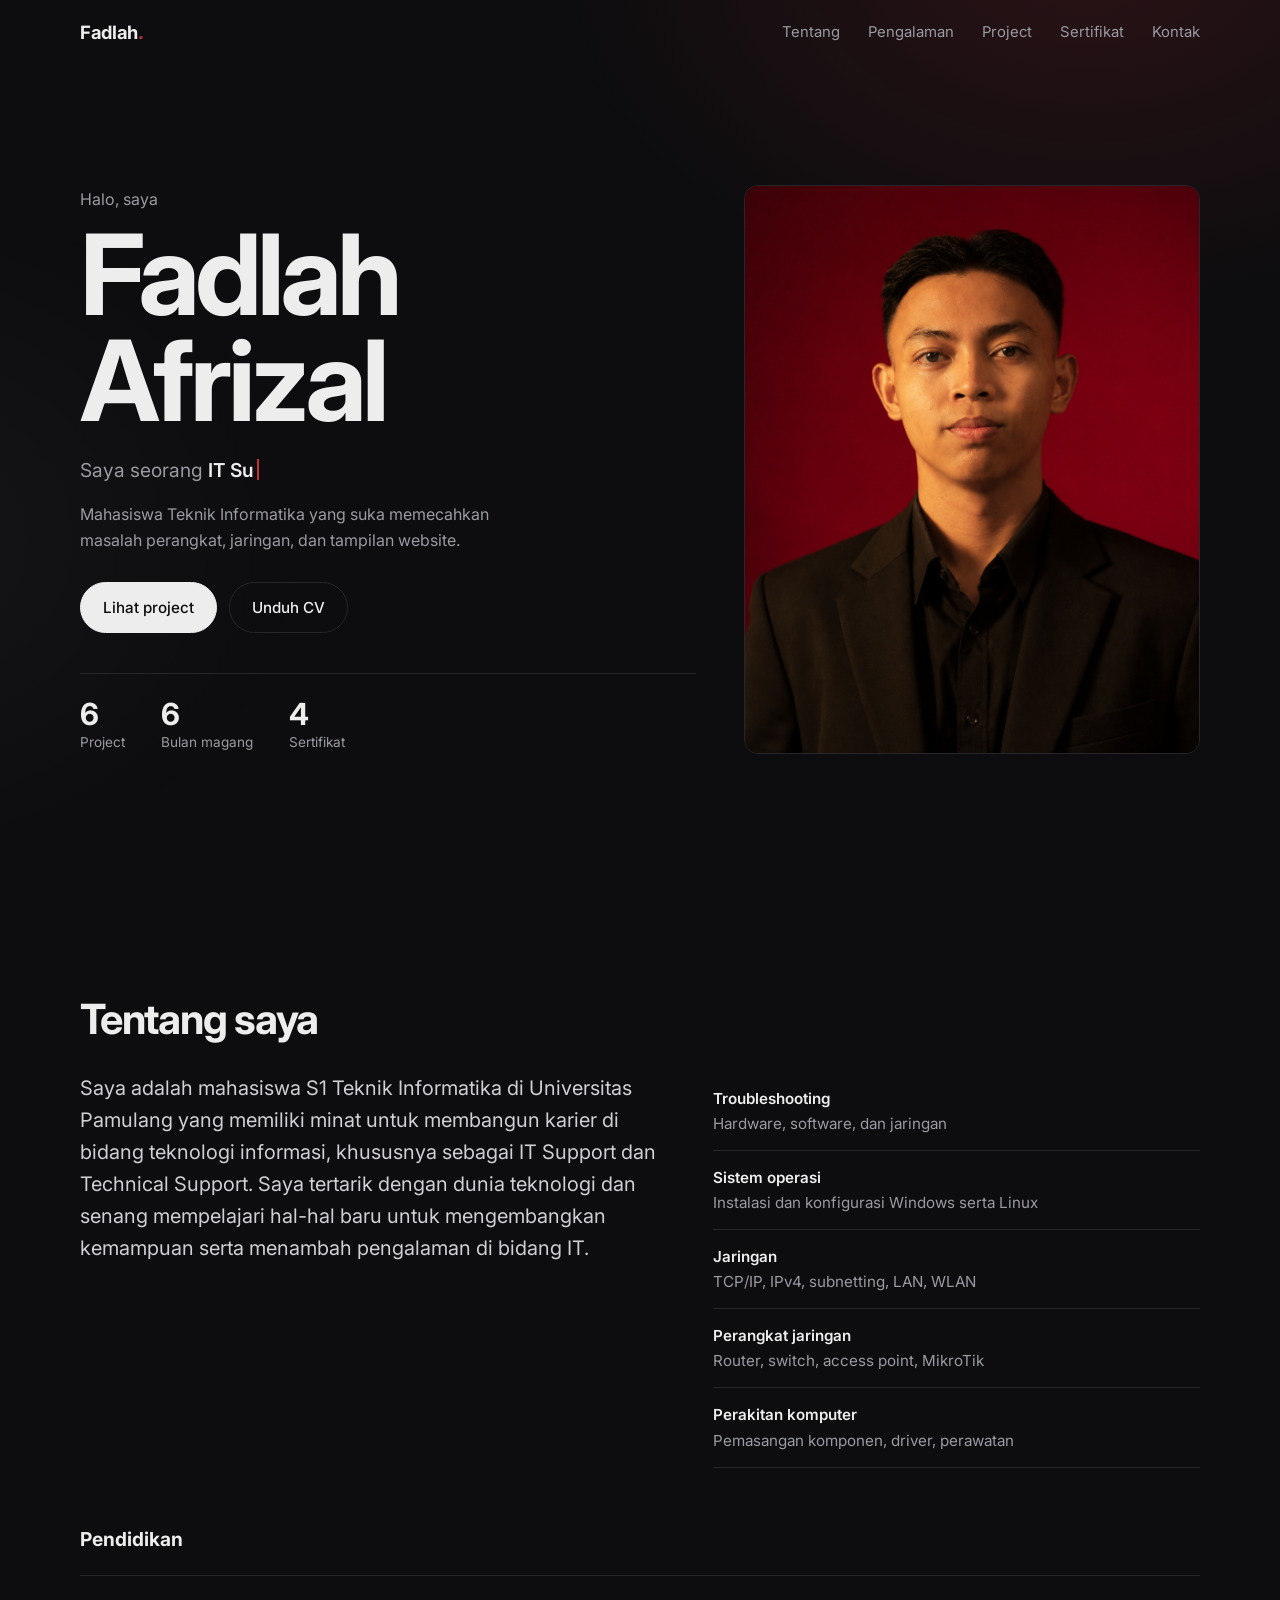
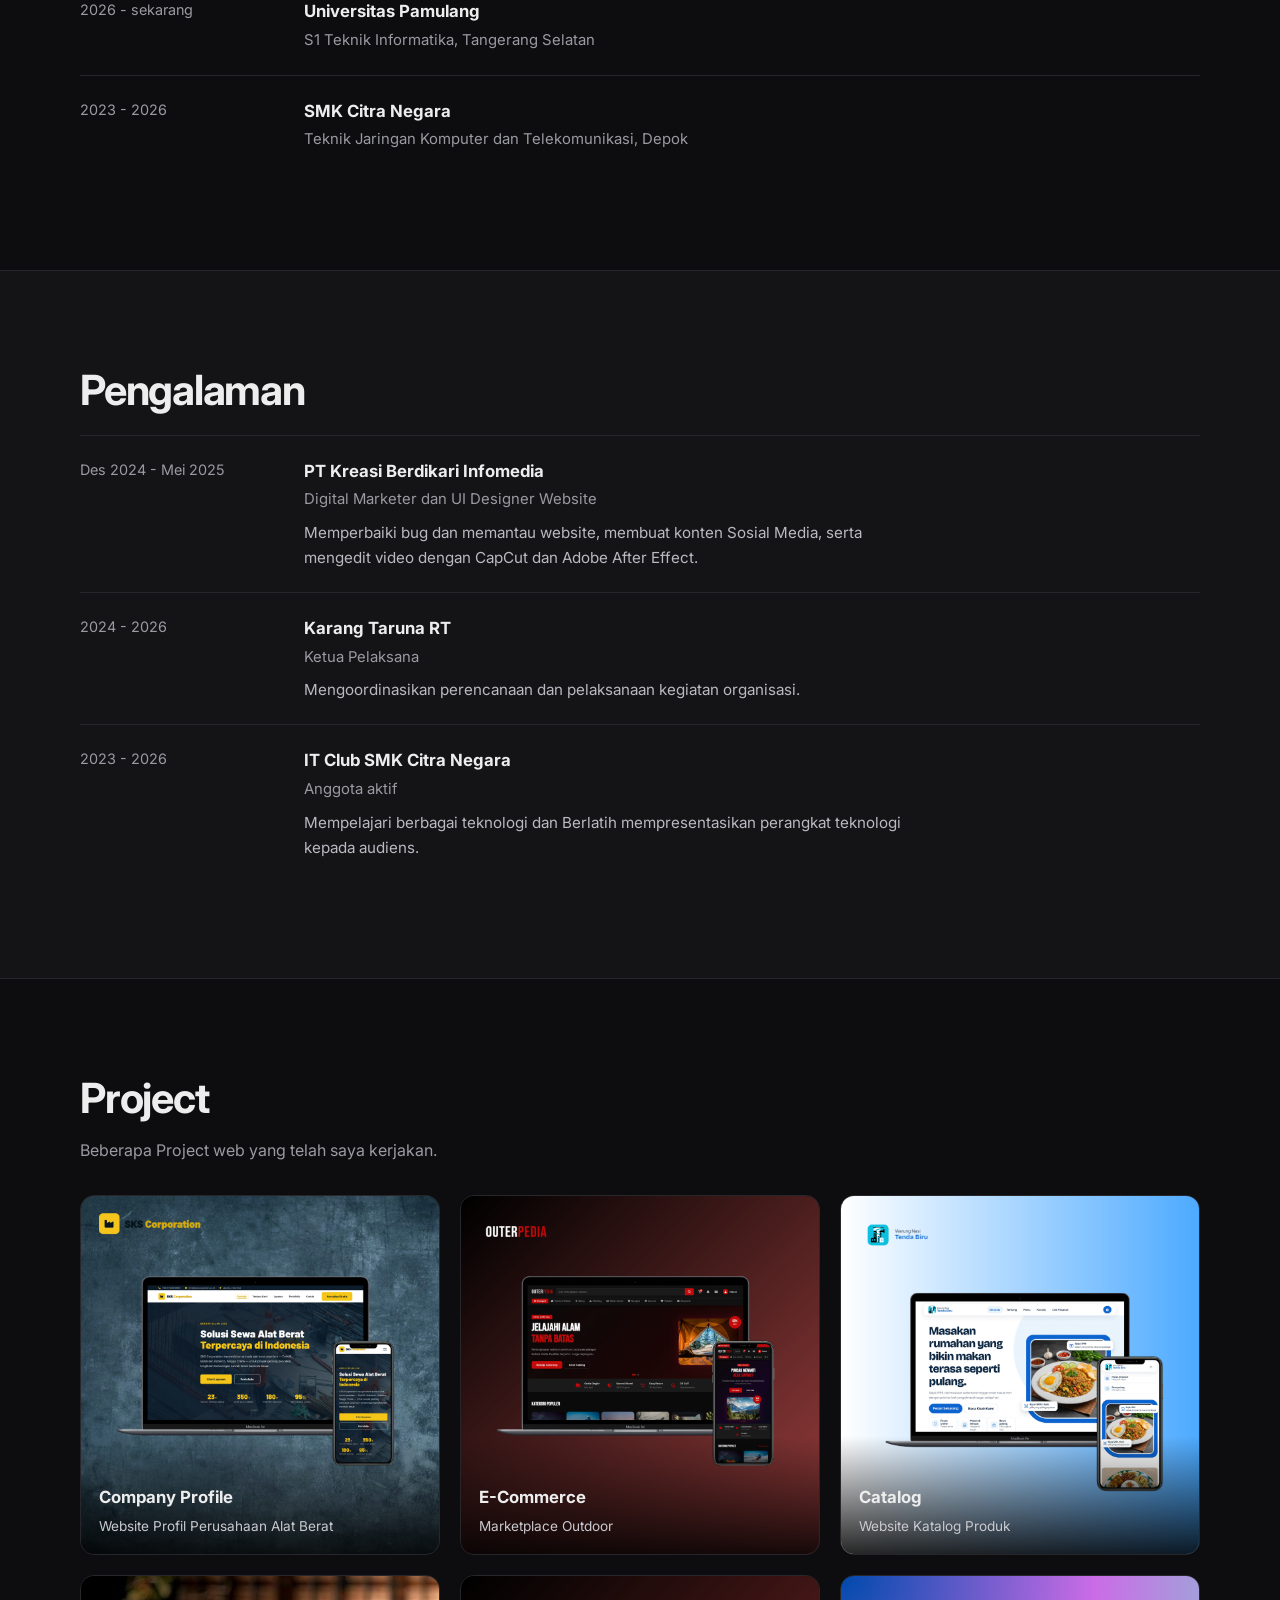
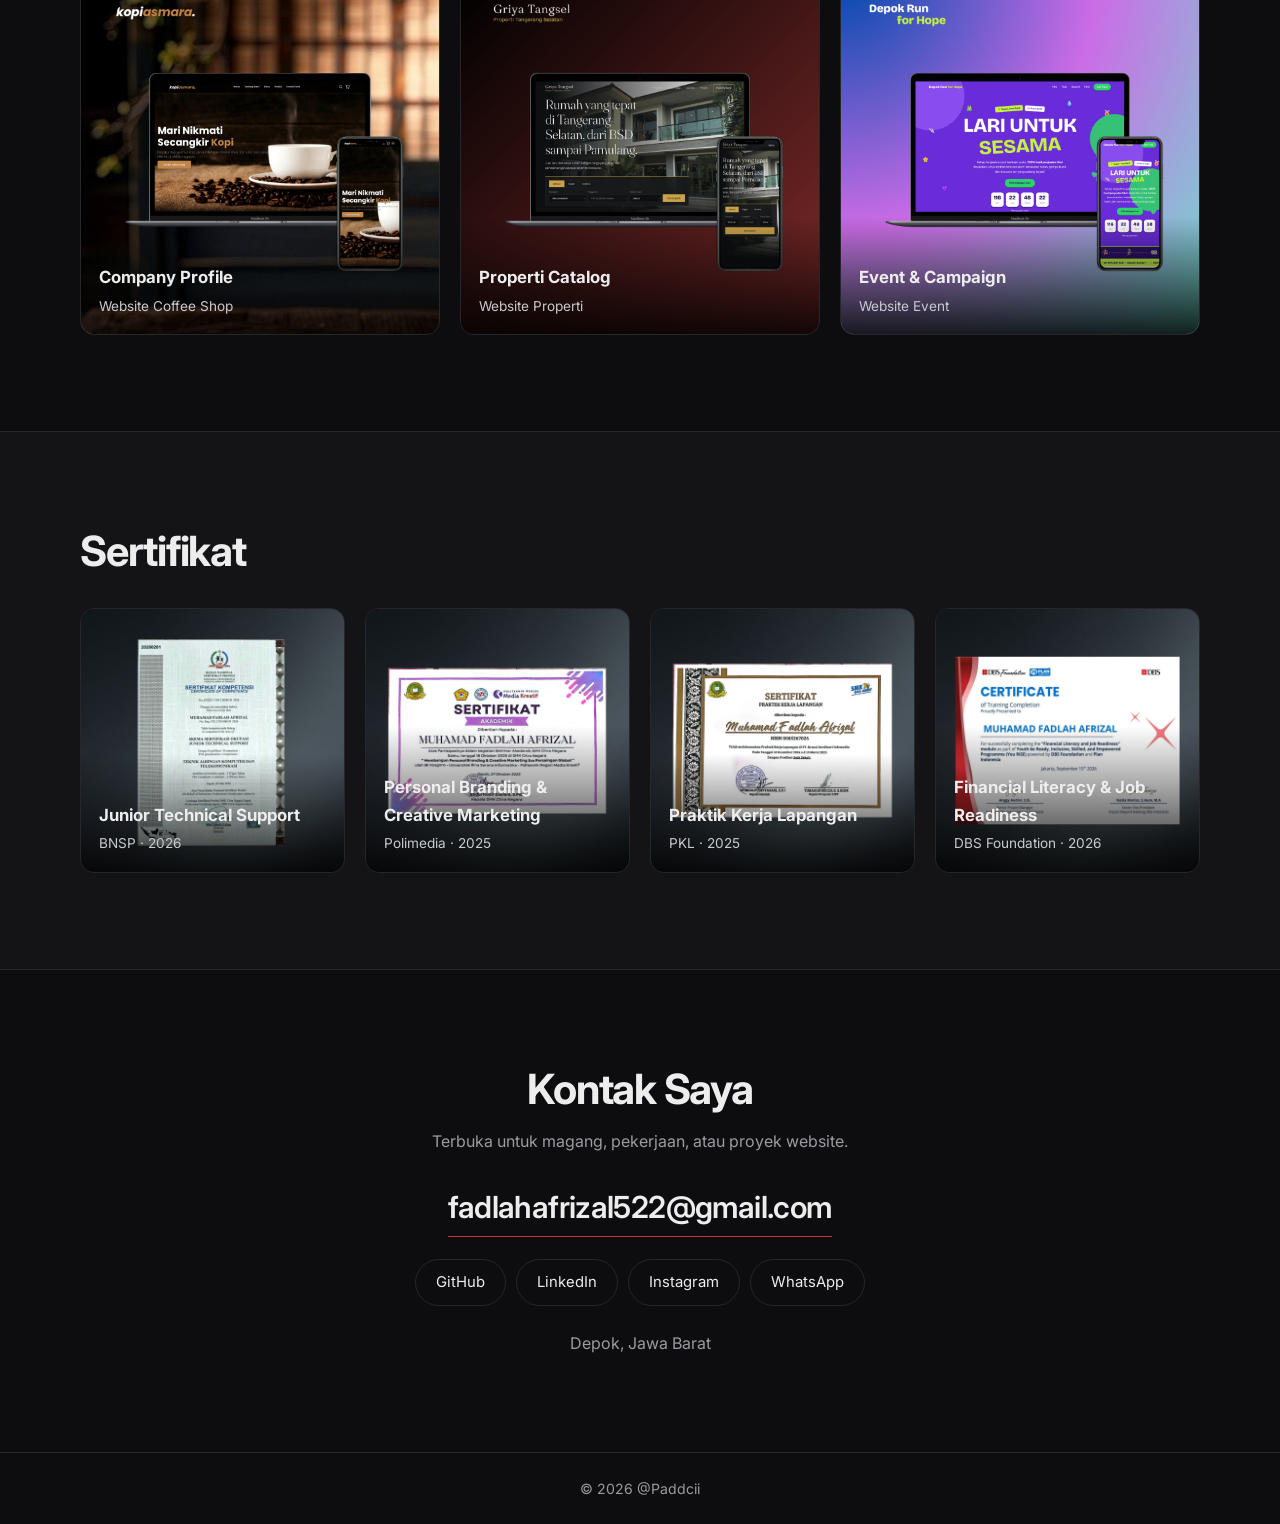
<file: html/index.html>
<!doctype html>
<html lang="id">
<head>
<meta charset="utf-8">
<meta name="viewport" content="width=device-width,initial-scale=1,viewport-fit=cover">
<meta name="theme-color" content="#0d0d0f">
<title>Fadlah Afrizal | IT Support &amp; Web Designer</title>
<meta name="description" content="Portofolio Fadlah Afrizal, mahasiswa Teknik Informatika yang fokus pada IT Support dan Technical Support.">
<link rel="preconnect" href="https://fonts.googleapis.com"><link rel="preconnect" href="https://fonts.gstatic.com" crossorigin>
<link href="https://fonts.googleapis.com/css2?family=Inter:wght@400;500;600;700&display=swap" rel="stylesheet">
<link rel="stylesheet" href="../css/style.css">
</head>
<body>
<div class="bar" id="bar"></div>
<header class="nav" id="nav"><div class="wrap nav-in">
  <a href="#home" class="logo">Fadlah<span>.</span></a>
  <button class="burger" id="burger" aria-label="Menu" aria-expanded="false"><i></i><i></i></button>
  <nav id="menu"><a href="#tentang">Tentang</a><a href="#pengalaman">Pengalaman</a><a href="#proyek">Project</a><a href="#sertifikat">Sertifikat</a><a href="#kontak">Kontak</a></nav>
</div></header>

<main>
<section class="hero" id="home"><div class="wrap hero-in">
  <div class="hero-txt">
    <p class="hi">Halo, saya</p>
    <h1>Fadlah<br>Afrizal</h1>
    <p class="role">Saya seorang <b id="role"></b></p>
    <p class="lead">Mahasiswa Teknik Informatika yang suka memecahkan masalah perangkat, jaringan, dan tampilan website.</p>
    <div class="cta"><a class="btn pri" href="#proyek">Lihat project</a><a class="btn" id="cv" download>Unduh CV</a></div>
    <dl class="stats"><div><dt data-n="6" id="sp">0</dt><dd>Project</dd></div><div><dt data-n="6">0</dt><dd>Bulan magang</dd></div><div><dt id="sc" data-n="1">0</dt><dd>Sertifikat</dd></div></dl>
  </div>
  <figure class="portrait"><img src="../assets/img/hero.jpg" alt="POTO" width="400" height="500"></figure>
</div></section>

<section class="sec" id="tentang"><div class="wrap">
  <h2 class="rv">Tentang saya</h2>
  <div class="two">
    <p class="rv big">Saya adalah mahasiswa S1 Teknik Informatika di Universitas Pamulang yang memiliki minat untuk membangun karier di bidang teknologi informasi, khususnya sebagai IT Support dan Technical Support. Saya tertarik dengan dunia teknologi dan senang mempelajari hal-hal baru untuk mengembangkan kemampuan serta menambah pengalaman di bidang IT.</p>
    <div class="rv skills" id  ="skills"></div>
  </div>
  <h3 class="rv sub">Pendidikan</h3>
  <ul class="tl">
    <li class="rv"><time>2026 - sekarang</time><div><b>Universitas Pamulang</b><span>S1 Teknik Informatika, Tangerang Selatan</span></div></li>
    <li class="rv"><time>2023 - 2026</time><div><b>SMK Citra Negara</b><span>Teknik Jaringan Komputer dan Telekomunikasi, Depok</span></div></li>
  </ul>
</div></section>

<section class="sec alt" id="pengalaman"><div class="wrap">
  <h2 class="rv">Pengalaman</h2>
  <ul class="tl">
    <li class="rv"><time>Des 2024 - Mei 2025</time><div><b>PT Kreasi Berdikari Infomedia</b><span>Digital Marketer dan UI Designer Website</span><p>Memperbaiki bug dan memantau website, membuat konten Sosial Media, serta mengedit video dengan CapCut dan Adobe After Effect.</p></div></li>
    <li class="rv"><time>2024 - 2026</time><div><b>Karang Taruna RT</b><span>Ketua Pelaksana</span><p>Mengoordinasikan perencanaan dan pelaksanaan kegiatan organisasi.</p></div></li>
    <li class="rv"><time>2023 - 2026</time><div><b>IT Club SMK Citra Negara</b><span>Anggota aktif</span><p>Mempelajari berbagai teknologi dan Berlatih mempresentasikan perangkat teknologi kepada audiens.</p></div></li>
  </ul>
</div></section>

<section class="sec" id="proyek"><div class="wrap">
  <h2 class="rv">Project</h2><p class="rv muted">Beberapa Project web yang telah saya kerjakan.</p>
  <div class="grid" id="projects"></div>
</div></section>

<section class="sec alt" id="sertifikat"><div class="wrap">
  <h2 class="rv">Sertifikat</h2>
  <div class="grid g4" id="certs"></div>
</div></section>

<section class="sec" id="kontak"><div class="wrap contact">
  <h2 class="rv">Kontak Saya</h2>
  <p class="rv muted">Terbuka untuk magang, pekerjaan, atau proyek website.</p>
  <a class="rv mail" id="mail"></a>
  <div class="rv soc" id="socials"></div>
  <p class="rv muted">Depok, Jawa Barat</p>
</div></section>
</main>
<footer><div class="wrap">&copy; <span id="yr"></span> @Paddcii</div></footer>

<div class="modal" id="modal" role="dialog" aria-modal="true" aria-labelledby="mt" hidden>
  <div class="mbg" data-close></div>
  <div class="mbox"><button class="x" data-close aria-label="Tutup">&times;</button>
    <div class="mimg"><img id="mi" alt=""></div>
    <div class="mbody"><p class="muted" id="mk"></p><h3 id="mt"></h3><p id="md"></p><div class="tags" id="mg"></div><a class="btn pri" id="ml" target="_blank" rel="noopener">Kunjungi website</a></div>
  </div>
</div>
<script src="../js/data.js"></script>
<script src="../js/main.js"></script>
</body>
</html>
</file>
<file: css/style.css>
:root{--bg:#0d0d0f;--bg2:#141417;--line:#26262b;--tx:#ededee;--mu:#9a9aa2;--ac:#c4313b;--r:14px;--w:1120px}
*{box-sizing:border-box;margin:0;padding:0}
html{scroll-behavior:smooth;scroll-padding-top:72px;-webkit-text-size-adjust:100%}
body{background:var(--bg);color:var(--tx);font:400 16px/1.65 Inter,system-ui,-apple-system,"Segoe UI",Roboto,sans-serif;overflow-x:hidden;padding:env(safe-area-inset-top) env(safe-area-inset-right) env(safe-area-inset-bottom) env(safe-area-inset-left)}
body::before{content:"";position:fixed;inset:0;z-index:-1;background:radial-gradient(60vw 40vw at 85% -5%,rgba(196,49,59,.16),transparent 70%),radial-gradient(50vw 40vw at -10% 60%,rgba(255,255,255,.04),transparent 70%)}
img{max-width:100%;display:block}a{color:inherit;text-decoration:none}ul{list-style:none}
:focus-visible{outline:2px solid var(--ac);outline-offset:3px}
.wrap{width:min(var(--w),100% - 40px);margin-inline:auto}
.muted{color:var(--mu)}
.bar{position:fixed;top:0;left:0;height:2px;width:0;background:var(--ac);z-index:60}
.nav{position:fixed;top:0;left:0;right:0;z-index:50;transition:.3s;padding-top:env(safe-area-inset-top)}
.nav.on{background:rgba(13,13,15,.75);-webkit-backdrop-filter:blur(14px);backdrop-filter:blur(14px);border-bottom:1px solid var(--line)}
.nav-in{display:flex;justify-content:space-between;align-items:center;height:64px}
.logo{font-weight:700;font-size:1.15rem;letter-spacing:-.02em}.logo span{color:var(--ac)}
nav{display:flex;gap:28px}nav a{color:var(--mu);font-size:.93rem;transition:.2s}nav a:hover,nav a.act{color:var(--tx)}
.burger{display:none;background:none;border:0;width:40px;height:40px;position:relative;cursor:pointer}
.burger i{position:absolute;left:9px;right:9px;height:2px;background:var(--tx);transition:.3s}.burger i:first-child{top:15px}.burger i:last-child{top:23px}
.burger[aria-expanded=true] i:first-child{top:19px;transform:rotate(45deg)}.burger[aria-expanded=true] i:last-child{top:19px;transform:rotate(-45deg)}
.hero{min-height:100vh;min-height:100svh;display:flex;align-items:center;padding:96px 0 56px}
.hero-in{display:grid;grid-template-columns:1.15fr .85fr;gap:48px;align-items:center}
.hi{color:var(--mu);margin-bottom:8px}
h1{font-size:clamp(3.2rem,9vw,7rem);line-height:.95;letter-spacing:-.045em;font-weight:700}
.role{margin-top:22px;font-size:1.2rem;color:var(--mu)}.role b{color:var(--tx);font-weight:600}.role b::after{content:"";display:inline-block;width:2px;height:1.1em;background:var(--ac);margin-left:3px;vertical-align:-.15em;animation:bl 1s steps(1) infinite}
@keyframes bl{50%{opacity:0}}
.lead{max-width:46ch;margin-top:14px;color:var(--mu)}
.cta{display:flex;gap:12px;flex-wrap:wrap;margin-top:28px}
.btn{display:inline-flex;align-items:center;padding:12px 22px;border:1px solid var(--line);border-radius:99px;font-weight:500;font-size:.95rem;transition:.25s;cursor:pointer;background:transparent;color:var(--tx)}
.btn:hover{border-color:var(--tx);transform:translateY(-2px)}.btn.pri{background:var(--tx);color:var(--bg);border-color:var(--tx)}.btn.pri:hover{background:#fff}
.stats{display:flex;gap:36px;margin-top:40px;padding-top:24px;border-top:1px solid var(--line)}
.stats dt{font-size:1.9rem;font-weight:700;letter-spacing:-.03em;line-height:1.1}.stats dd{color:var(--mu);font-size:.85rem}
.portrait{position:relative;border-radius:var(--r);overflow:hidden;border:1px solid var(--line);aspect-ratio:4/5;animation:rise 1.1s .1s both cubic-bezier(.2,.7,.2,1)}
.portrait img{width:100%;height:100%;object-fit:cover;will-change:transform}
@keyframes rise{from{opacity:0;transform:translateY(30px) scale(.97)}}
.sec{padding:96px 0}.alt{background:var(--bg2);border-block:1px solid var(--line)}
h2{font-size:clamp(1.8rem,4vw,2.6rem);letter-spacing:-.03em;line-height:1.15;margin-bottom:14px}
.sub{margin:56px 0 18px;font-size:1.2rem}
.two{display:grid;grid-template-columns:1.2fr 1fr;gap:48px;margin-top:28px}
.big{font-size:1.25rem;line-height:1.6;color:#cfcfd4}
.skills div{padding:14px 0;border-bottom:1px solid var(--line);font-size:.95rem;color:var(--mu)}.skills b{display:block;color:var(--tx);font-weight:600}
.tl li{display:grid;grid-template-columns:200px 1fr;gap:24px;padding:22px 0;border-top:1px solid var(--line)}
.tl time{color:var(--mu);font-size:.9rem}.tl b{display:block;font-size:1.05rem}.tl span{color:var(--mu);font-size:.93rem}.tl p{margin-top:8px;color:#b9b9c0;font-size:.95rem;max-width:62ch}
.tl{margin-top:20px}
.grid{display:grid;grid-template-columns:repeat(3,1fr);gap:20px;margin-top:32px}.g4{grid-template-columns:repeat(4,1fr)}
.card{position:relative;aspect-ratio:1/1;border-radius:var(--r);overflow:hidden;border:1px solid var(--line);background:var(--bg2);cursor:pointer;padding:0;text-align:left;color:var(--tx);font:inherit;display:block;width:100%}
@supports not (aspect-ratio:1/1){.card::before{content:"";display:block;padding-top:100%}}
.card img{position:absolute;inset:0;width:100%;height:100%;object-fit:cover;filter:none;transition:.6s cubic-bezier(.2,.7,.2,1)}
.card:hover img,.card:focus-visible img{filter:saturate(1.1) brightness(1.05);transform:scale(1.06)}
.card .cap{position:absolute;left:0;right:0;bottom:0;padding:48px 18px 16px;background:linear-gradient(transparent,rgba(0,0,0,.85));transition:.3s}
.card .cap b{display:block;font-size:1.05rem}.card .cap span{font-size:.85rem;color:#c9c9cf}
.card:hover{border-color:var(--ac)}
.contact{text-align:center;max-width:680px}.mail{display:inline-block;margin:28px 0 22px;font-size:clamp(1.2rem,3.6vw,1.9rem);font-weight:600;letter-spacing:-.02em;border-bottom:1px solid var(--ac);padding-bottom:4px;word-break:break-all}
.soc{display:flex;justify-content:center;gap:10px;flex-wrap:wrap;margin-bottom:24px}.soc a{padding:10px 20px;border:1px solid var(--line);border-radius:99px;font-size:.93rem;transition:.25s}.soc a:hover{background:var(--tx);color:var(--bg)}
footer{border-top:1px solid var(--line);padding:24px 0;color:var(--mu);font-size:.88rem;text-align:center}
.modal{position:fixed;inset:0;z-index:100;display:flex;align-items:center;justify-content:center;padding:20px}.modal[hidden]{display:none}
.mbg{position:absolute;inset:0;background:rgba(0,0,0,.75);-webkit-backdrop-filter:blur(6px);backdrop-filter:blur(6px);animation:fd .25s}
.mbox{position:relative;display:grid;grid-template-columns:1fr 1fr;width:min(900px,100%);max-height:90vh;max-height:90dvh;overflow:auto;background:var(--bg2);border:1px solid var(--line);border-radius:18px;animation:pop .35s cubic-bezier(.2,.8,.2,1)}
@keyframes fd{from{opacity:0}}@keyframes pop{from{opacity:0;transform:translateY(24px) scale(.96)}}
.mimg{aspect-ratio:1/1}.mimg img{width:100%;height:100%;object-fit:cover}
.mbody{padding:32px;display:flex;flex-direction:column;gap:12px;justify-content:center}.mbody h3{font-size:1.6rem;letter-spacing:-.02em;line-height:1.2}.mbody .btn{align-self:flex-start;margin-top:10px}
.tags{display:flex;gap:8px;flex-wrap:wrap}.tags span{padding:4px 12px;border:1px solid var(--line);border-radius:99px;font-size:.82rem;color:var(--mu)}
.x{position:absolute;top:10px;right:12px;z-index:2;width:38px;height:38px;border-radius:50%;border:0;background:rgba(0,0,0,.6);color:#fff;font-size:1.5rem;cursor:pointer}
.rv{opacity:0;transform:translateY(22px);transition:opacity .7s,transform .7s cubic-bezier(.2,.7,.2,1)}.rv.in{opacity:1;transform:none}
@media(max-width:900px){.hero-in{grid-template-columns:1fr}.portrait{order:-1;max-width:340px}.two{grid-template-columns:1fr;gap:20px}.grid,.g4{grid-template-columns:repeat(2,1fr)}.tl li{grid-template-columns:1fr;gap:4px}.mbox{grid-template-columns:1fr}.mimg{aspect-ratio:16/10}}
@media(max-width:720px){.burger{display:block}nav{position:fixed;top:64px;left:0;right:0;flex-direction:column;gap:0;background:rgba(13,13,15,.97);padding:8px 20px 16px;border-bottom:1px solid var(--line);transform:translateY(-130%);transition:.35s}nav.open{transform:none}nav a{padding:14px 0;border-bottom:1px solid var(--line);font-size:1rem}.sec{padding:72px 0}.stats{gap:24px}}
@media(max-width:420px){.grid,.g4{gap:12px}.card .cap{padding:32px 12px 10px}.card .cap b{font-size:.9rem}}
@media(prefers-reduced-motion:reduce){*,*::before{animation:none!important;transition:none!important;scroll-behavior:auto!important}.rv{opacity:1;transform:none}}
</file>
